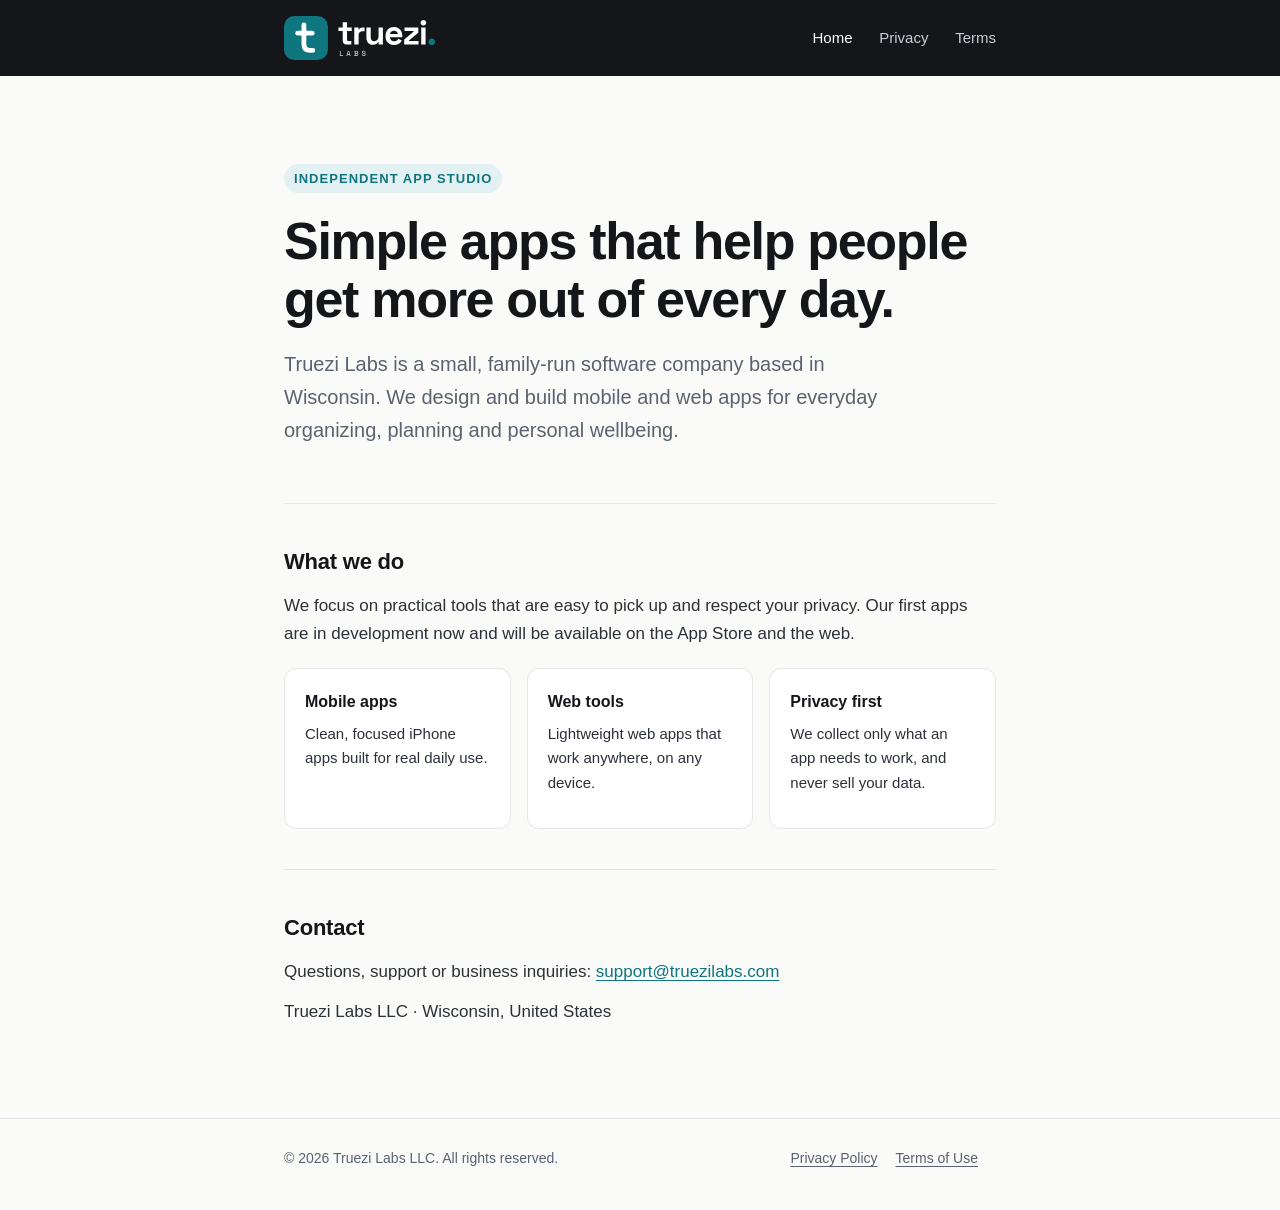
<file: index.html>
<!DOCTYPE html>
<html lang="en">
<head>
  <meta charset="utf-8">
  <meta name="viewport" content="width=device-width, initial-scale=1">
  <title>Truezi Labs</title>
  <meta name="description" content="Truezi Labs is an independent software studio in Wisconsin building simple, helpful apps.">
  <link rel="stylesheet" href="style.css">
  <link rel="icon" href="favicon.svg" type="image/svg+xml">
  <link rel="icon" href="favicon-32.png" sizes="32x32" type="image/png">
  <link rel="apple-touch-icon" href="apple-touch-icon.png">
  <meta name="theme-color" content="#14161A">
</head>
<body>
  <header class="site">
    <div class="wrap">
      <a class="brand" href="index.html"><img src="logo.svg" alt="Truezi Labs" height="40"></a>
      <nav>
        <a href="index.html" aria-current="page">Home</a>
        <a href="privacy.html">Privacy</a>
        <a href="terms.html">Terms</a>
      </nav>
    </div>
  </header>

  <main class="wrap">
    <section class="hero">
      <span class="eyebrow">Independent app studio</span>
      <h1>Simple apps that help people get more out of every day.</h1>
      <p class="lead">Truezi Labs is a small, family-run software company based in Wisconsin. We design and build mobile and web apps for everyday organizing, planning and personal wellbeing.</p>
    </section>

    <section class="block">
      <h2>What we do</h2>
      <p>We focus on practical tools that are easy to pick up and respect your privacy. Our first apps are in development now and will be available on the App Store and the web.</p>
      <div class="cards">
        <div class="card">
          <h3>Mobile apps</h3>
          <p>Clean, focused iPhone apps built for real daily use.</p>
        </div>
        <div class="card">
          <h3>Web tools</h3>
          <p>Lightweight web apps that work anywhere, on any device.</p>
        </div>
        <div class="card">
          <h3>Privacy first</h3>
          <p>We collect only what an app needs to work, and never sell your data.</p>
        </div>
      </div>
    </section>

    <section class="block">
      <h2>Contact</h2>
      <p>Questions, support or business inquiries: <a href="mailto:support@truezilabs.com">support@truezilabs.com</a></p>
      <p>Truezi Labs LLC &middot; Wisconsin, United States</p>
    </section>
  </main>

  <footer class="site">
    <div class="wrap">
      <span>&copy; <span id="yr">2026</span> Truezi Labs LLC. All rights reserved.</span>
      <span><a href="privacy.html">Privacy Policy</a><a href="terms.html">Terms of Use</a></span>
    </div>
  </footer>
  <script>document.getElementById('yr').textContent = new Date().getFullYear();</script>
</body>
</html>
</file>
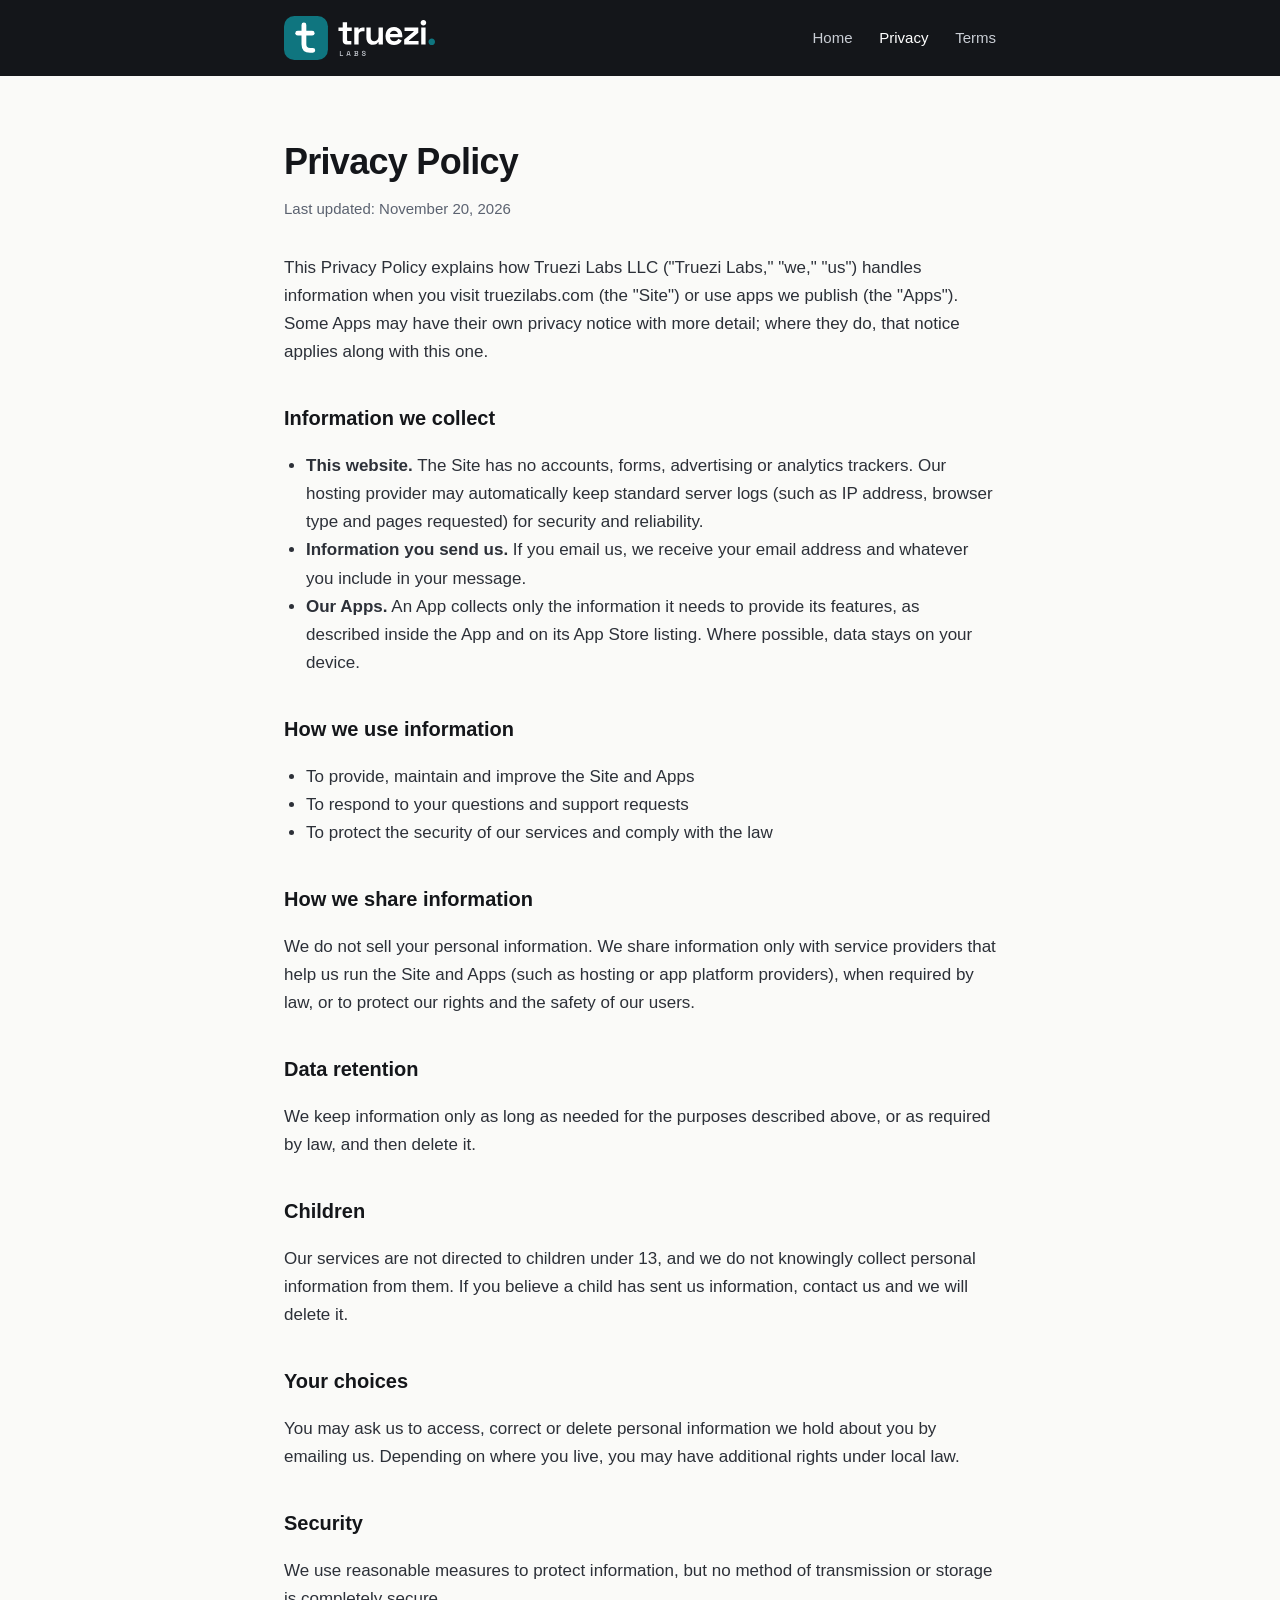
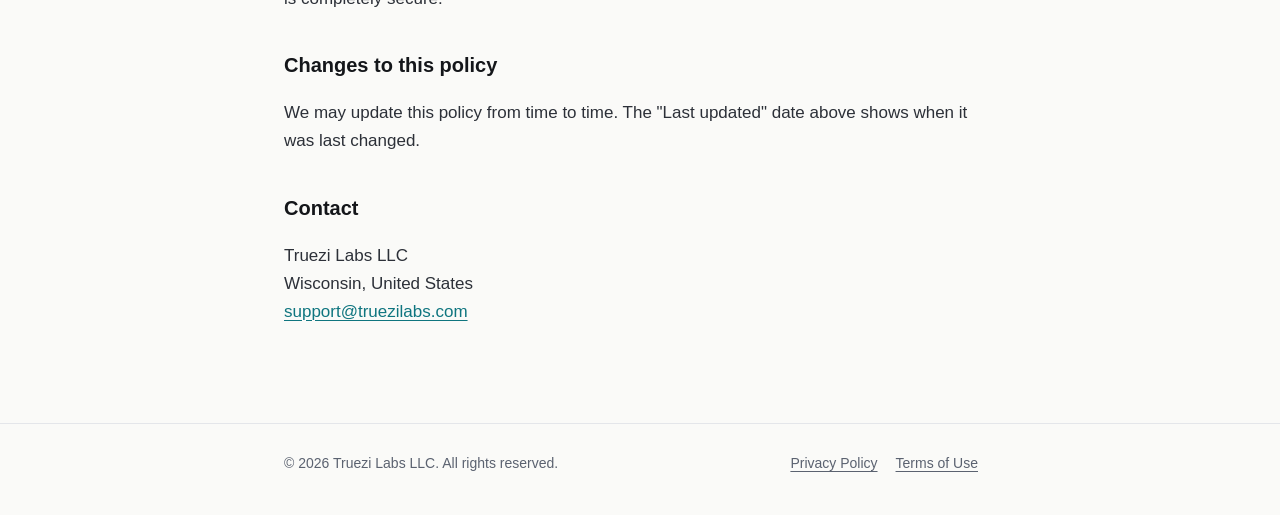
<file: privacy.html>
<!DOCTYPE html>
<html lang="en">
<head>
  <meta charset="utf-8">
  <meta name="viewport" content="width=device-width, initial-scale=1">
  <title>Privacy Policy – Truezi Labs</title>
  <link rel="stylesheet" href="style.css">
  <link rel="icon" href="favicon.svg" type="image/svg+xml">
  <link rel="icon" href="favicon-32.png" sizes="32x32" type="image/png">
  <link rel="apple-touch-icon" href="apple-touch-icon.png">
  <meta name="theme-color" content="#14161A">
</head>
<body>
  <header class="site">
    <div class="wrap">
      <a class="brand" href="index.html"><img src="logo.svg" alt="Truezi Labs" height="40"></a>
      <nav>
        <a href="index.html">Home</a>
        <a href="privacy.html" aria-current="page">Privacy</a>
        <a href="terms.html">Terms</a>
      </nav>
    </div>
  </header>

  <main class="wrap legal">
    <h1>Privacy Policy</h1>
    <p class="updated">Last updated: November 20, 2026</p>

    <p>This Privacy Policy explains how Truezi Labs LLC ("Truezi Labs," "we," "us") handles information when you visit truezilabs.com (the "Site") or use apps we publish (the "Apps"). Some Apps may have their own privacy notice with more detail; where they do, that notice applies along with this one.</p>

    <h2>Information we collect</h2>
    <ul>
      <li><strong>This website.</strong> The Site has no accounts, forms, advertising or analytics trackers. Our hosting provider may automatically keep standard server logs (such as IP address, browser type and pages requested) for security and reliability.</li>
      <li><strong>Information you send us.</strong> If you email us, we receive your email address and whatever you include in your message.</li>
      <li><strong>Our Apps.</strong> An App collects only the information it needs to provide its features, as described inside the App and on its App Store listing. Where possible, data stays on your device.</li>
    </ul>

    <h2>How we use information</h2>
    <ul>
      <li>To provide, maintain and improve the Site and Apps</li>
      <li>To respond to your questions and support requests</li>
      <li>To protect the security of our services and comply with the law</li>
    </ul>

    <h2>How we share information</h2>
    <p>We do not sell your personal information. We share information only with service providers that help us run the Site and Apps (such as hosting or app platform providers), when required by law, or to protect our rights and the safety of our users.</p>

    <h2>Data retention</h2>
    <p>We keep information only as long as needed for the purposes described above, or as required by law, and then delete it.</p>

    <h2>Children</h2>
    <p>Our services are not directed to children under 13, and we do not knowingly collect personal information from them. If you believe a child has sent us information, contact us and we will delete it.</p>

    <h2>Your choices</h2>
    <p>You may ask us to access, correct or delete personal information we hold about you by emailing us. Depending on where you live, you may have additional rights under local law.</p>

    <h2>Security</h2>
    <p>We use reasonable measures to protect information, but no method of transmission or storage is completely secure.</p>

    <h2>Changes to this policy</h2>
    <p>We may update this policy from time to time. The "Last updated" date above shows when it was last changed.</p>

    <h2>Contact</h2>
    <p>Truezi Labs LLC<br>Wisconsin, United States<br><a href="mailto:support@truezilabs.com">support@truezilabs.com</a></p>
  </main>

  <footer class="site">
    <div class="wrap">
      <span>&copy; <span id="yr">2026</span> Truezi Labs LLC. All rights reserved.</span>
      <span><a href="privacy.html">Privacy Policy</a><a href="terms.html">Terms of Use</a></span>
    </div>
  </footer>
  <script>document.getElementById('yr').textContent = new Date().getFullYear();</script>
</body>
</html>
</file>
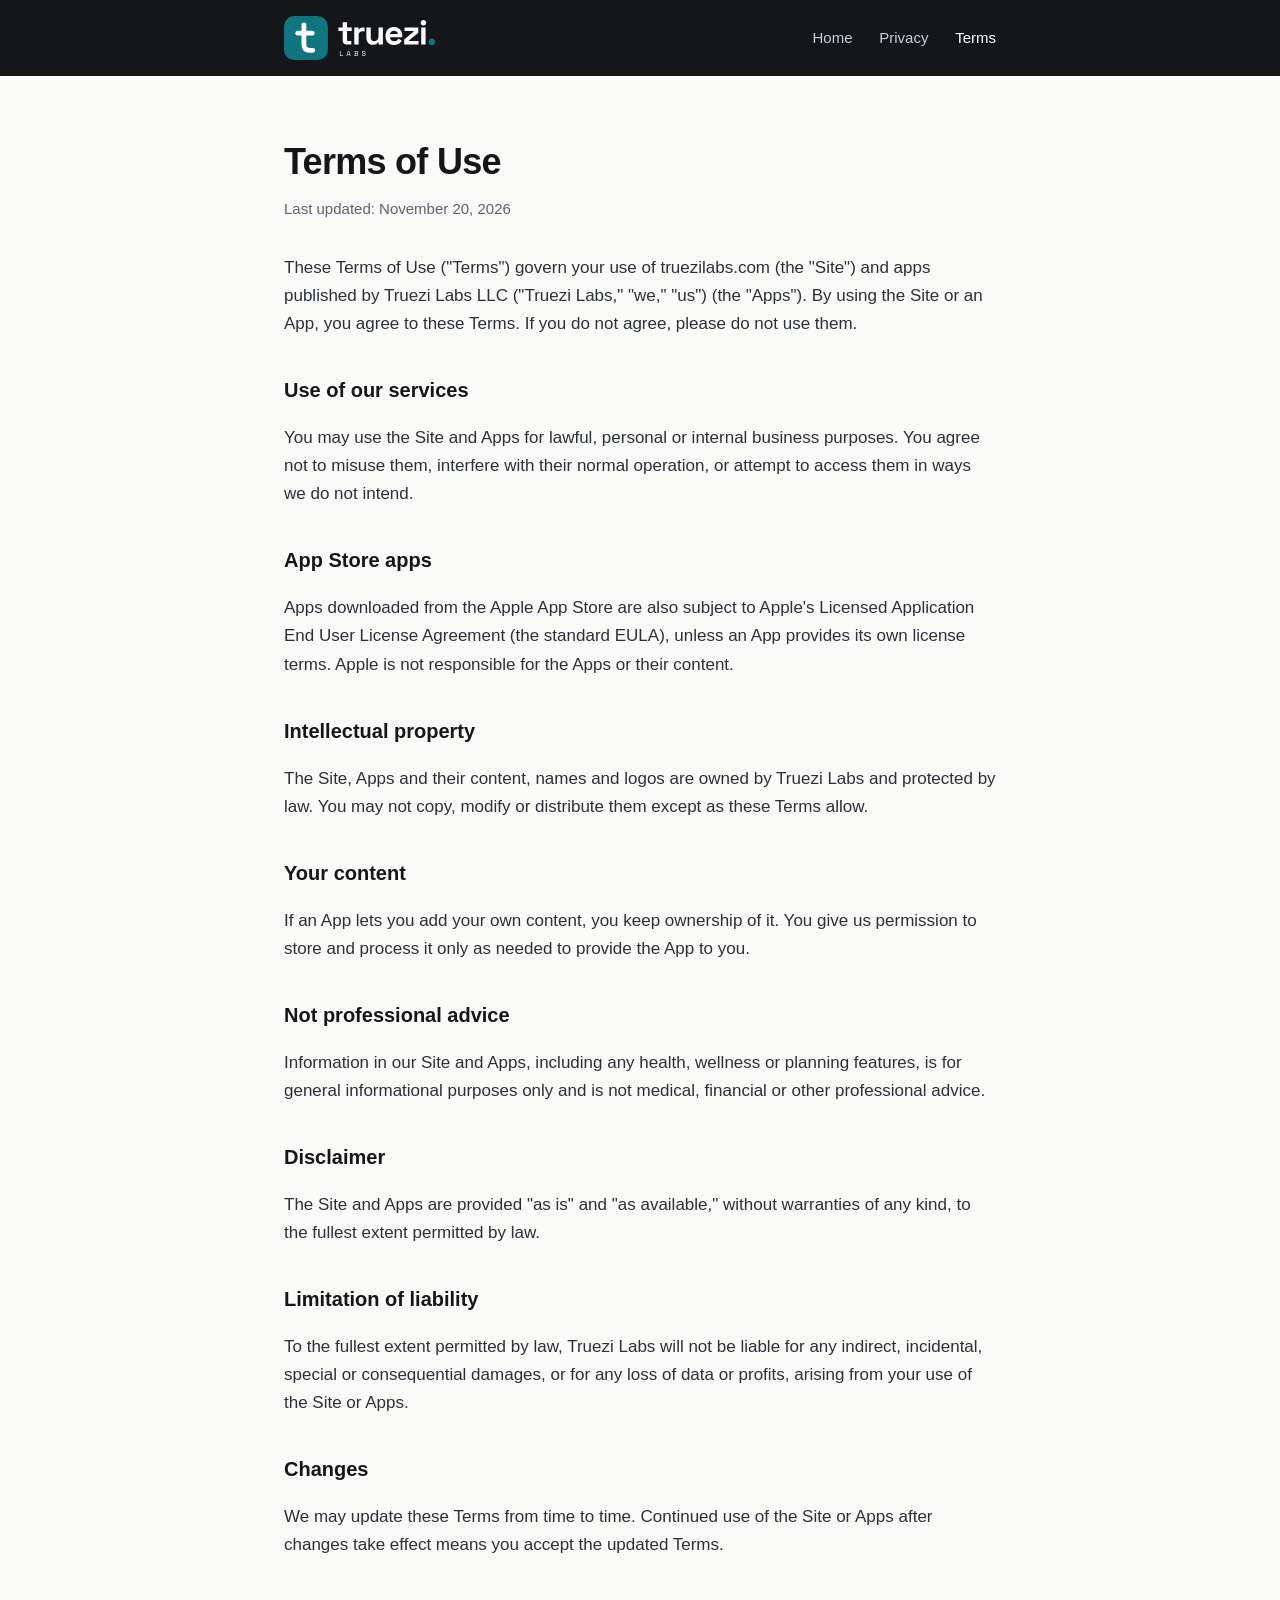
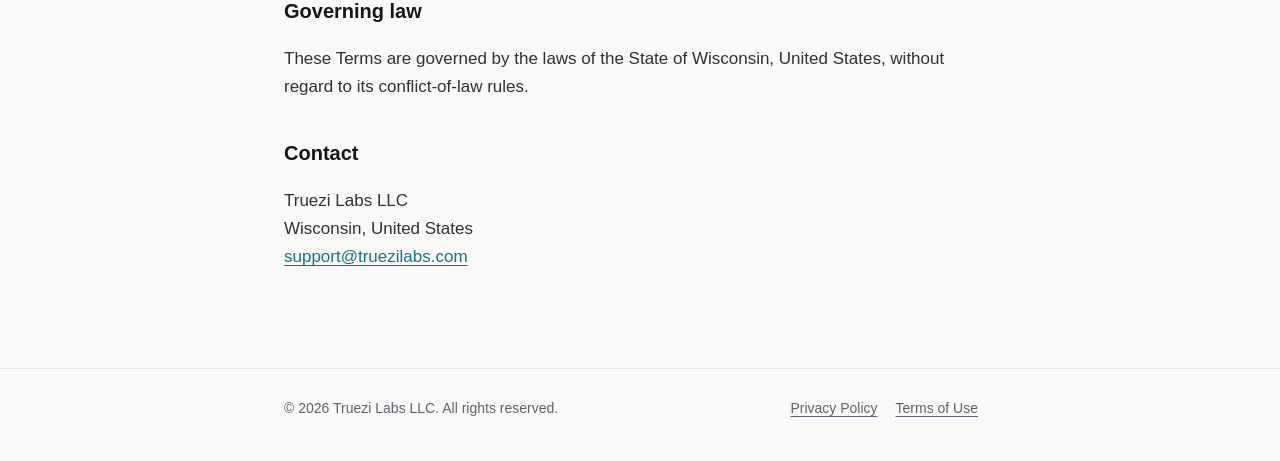
<file: terms.html>
<!DOCTYPE html>
<html lang="en">
<head>
  <meta charset="utf-8">
  <meta name="viewport" content="width=device-width, initial-scale=1">
  <title>Terms of Use – Truezi Labs</title>
  <link rel="stylesheet" href="style.css">
  <link rel="icon" href="favicon.svg" type="image/svg+xml">
  <link rel="icon" href="favicon-32.png" sizes="32x32" type="image/png">
  <link rel="apple-touch-icon" href="apple-touch-icon.png">
  <meta name="theme-color" content="#14161A">
</head>
<body>
  <header class="site">
    <div class="wrap">
      <a class="brand" href="index.html"><img src="logo.svg" alt="Truezi Labs" height="40"></a>
      <nav>
        <a href="index.html">Home</a>
        <a href="privacy.html">Privacy</a>
        <a href="terms.html" aria-current="page">Terms</a>
      </nav>
    </div>
  </header>

  <main class="wrap legal">
    <h1>Terms of Use</h1>
    <p class="updated">Last updated: November 20, 2026</p>

    <p>These Terms of Use ("Terms") govern your use of truezilabs.com (the "Site") and apps published by Truezi Labs LLC ("Truezi Labs," "we," "us") (the "Apps"). By using the Site or an App, you agree to these Terms. If you do not agree, please do not use them.</p>

    <h2>Use of our services</h2>
    <p>You may use the Site and Apps for lawful, personal or internal business purposes. You agree not to misuse them, interfere with their normal operation, or attempt to access them in ways we do not intend.</p>

    <h2>App Store apps</h2>
    <p>Apps downloaded from the Apple App Store are also subject to Apple's Licensed Application End User License Agreement (the standard EULA), unless an App provides its own license terms. Apple is not responsible for the Apps or their content.</p>

    <h2>Intellectual property</h2>
    <p>The Site, Apps and their content, names and logos are owned by Truezi Labs and protected by law. You may not copy, modify or distribute them except as these Terms allow.</p>

    <h2>Your content</h2>
    <p>If an App lets you add your own content, you keep ownership of it. You give us permission to store and process it only as needed to provide the App to you.</p>

    <h2>Not professional advice</h2>
    <p>Information in our Site and Apps, including any health, wellness or planning features, is for general informational purposes only and is not medical, financial or other professional advice.</p>

    <h2>Disclaimer</h2>
    <p>The Site and Apps are provided "as is" and "as available," without warranties of any kind, to the fullest extent permitted by law.</p>

    <h2>Limitation of liability</h2>
    <p>To the fullest extent permitted by law, Truezi Labs will not be liable for any indirect, incidental, special or consequential damages, or for any loss of data or profits, arising from your use of the Site or Apps.</p>

    <h2>Changes</h2>
    <p>We may update these Terms from time to time. Continued use of the Site or Apps after changes take effect means you accept the updated Terms.</p>

    <h2>Governing law</h2>
    <p>These Terms are governed by the laws of the State of Wisconsin, United States, without regard to its conflict-of-law rules.</p>

    <h2>Contact</h2>
    <p>Truezi Labs LLC<br>Wisconsin, United States<br><a href="mailto:support@truezilabs.com">support@truezilabs.com</a></p>
  </main>

  <footer class="site">
    <div class="wrap">
      <span>&copy; <span id="yr">2026</span> Truezi Labs LLC. All rights reserved.</span>
      <span><a href="privacy.html">Privacy Policy</a><a href="terms.html">Terms of Use</a></span>
    </div>
  </footer>
  <script>document.getElementById('yr').textContent = new Date().getFullYear();</script>
</body>
</html>
</file>
<file: style.css>
:root {
  --ink: #14161a;
  --muted: #5b6270;
  --line: #e4e6ea;
  --bg: #fafaf8;
  --accent: #0F757F;
  --accent-soft: #e3f1f2;
  --header: #14161A;
  --max: 760px;
}

* { box-sizing: border-box; }

html, body { margin: 0; padding: 0; }

body {
  font-family: -apple-system, BlinkMacSystemFont, "Segoe UI", Roboto, "Helvetica Neue", Arial, sans-serif;
  color: var(--ink);
  background: var(--bg);
  line-height: 1.65;
  font-size: 17px;
  -webkit-font-smoothing: antialiased;
}

a { color: var(--accent); text-decoration-thickness: 1px; text-underline-offset: 3px; }
a:hover { text-decoration-thickness: 2px; }

.wrap { max-width: var(--max); margin: 0 auto; padding: 0 24px; }

header.site {
  background: var(--header);
}
header.site .wrap {
  display: flex; align-items: center; justify-content: space-between;
  height: 76px;
}
.brand { display: flex; align-items: center; text-decoration: none; }
.brand img { height: 44px; width: auto; display: block; }
nav a {
  color: #C9CDD4; text-decoration: none; font-size: 15px; margin-left: 22px;
}
nav a:hover, nav a[aria-current="page"] { color: #FFFFFF; }

.hero { padding: 88px 0 56px; }
.eyebrow {
  display: inline-block; font-size: 13px; font-weight: 600; letter-spacing: 0.08em;
  text-transform: uppercase; color: var(--accent);
  background: var(--accent-soft); padding: 4px 10px; border-radius: 999px;
  margin-bottom: 20px;
}
.hero h1 {
  font-size: clamp(34px, 6vw, 52px); line-height: 1.1; letter-spacing: -0.025em;
  margin: 0 0 20px;
}
.hero p.lead { font-size: 20px; color: var(--muted); margin: 0; max-width: 600px; }

section.block { padding: 40px 0; border-top: 1px solid var(--line); }
section.block h2 { font-size: 22px; margin: 0 0 12px; letter-spacing: -0.01em; }
section.block p { margin: 0 0 12px; color: #2c3038; }

.cards { display: grid; grid-template-columns: repeat(auto-fit, minmax(200px, 1fr)); gap: 16px; margin-top: 20px; }
.card {
  background: #fff; border: 1px solid var(--line); border-radius: 12px; padding: 20px;
}
.card h3 { margin: 0 0 6px; font-size: 16px; }
.card p { margin: 0; font-size: 15px; color: var(--muted); }

/* Legal pages */
.legal { padding-top: 56px; padding-bottom: 40px; }
.legal h1 { font-size: 36px; letter-spacing: -0.02em; margin: 0 0 6px; }
.legal .updated { color: var(--muted); font-size: 15px; margin: 0 0 32px; }
.legal h2 { font-size: 20px; margin: 36px 0 10px; }
.legal p, .legal li { color: #2c3038; }
.legal ul { padding-left: 22px; }

footer.site {
  border-top: 1px solid var(--line); margin-top: 40px; padding: 28px 0 40px;
  color: var(--muted); font-size: 14px;
}
footer.site .wrap { display: flex; flex-wrap: wrap; justify-content: space-between; gap: 12px; }
footer.site a { color: var(--muted); margin-right: 18px; }

@media (max-width: 540px) {
  .brand img { height: 32px; }
  nav a { margin-left: 14px; font-size: 14px; }
  .hero { padding: 56px 0 40px; }
}
</file>
